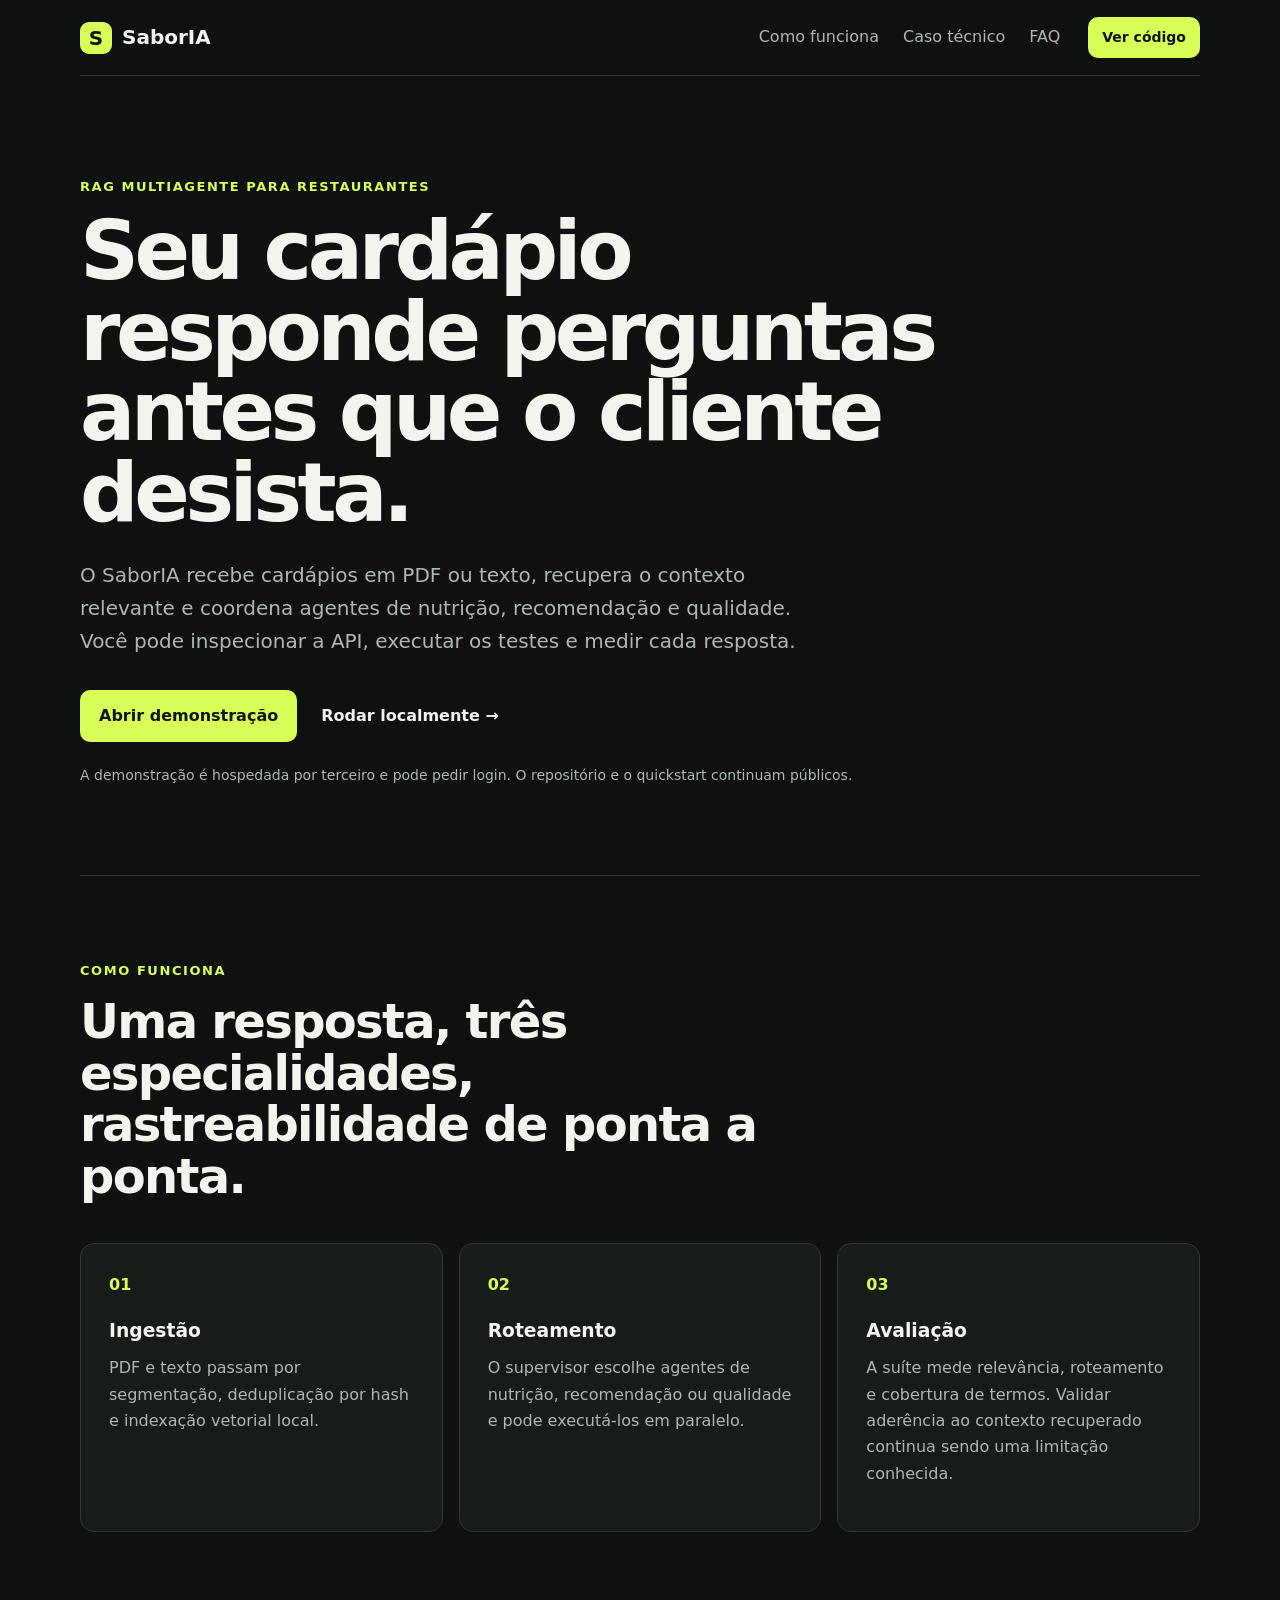
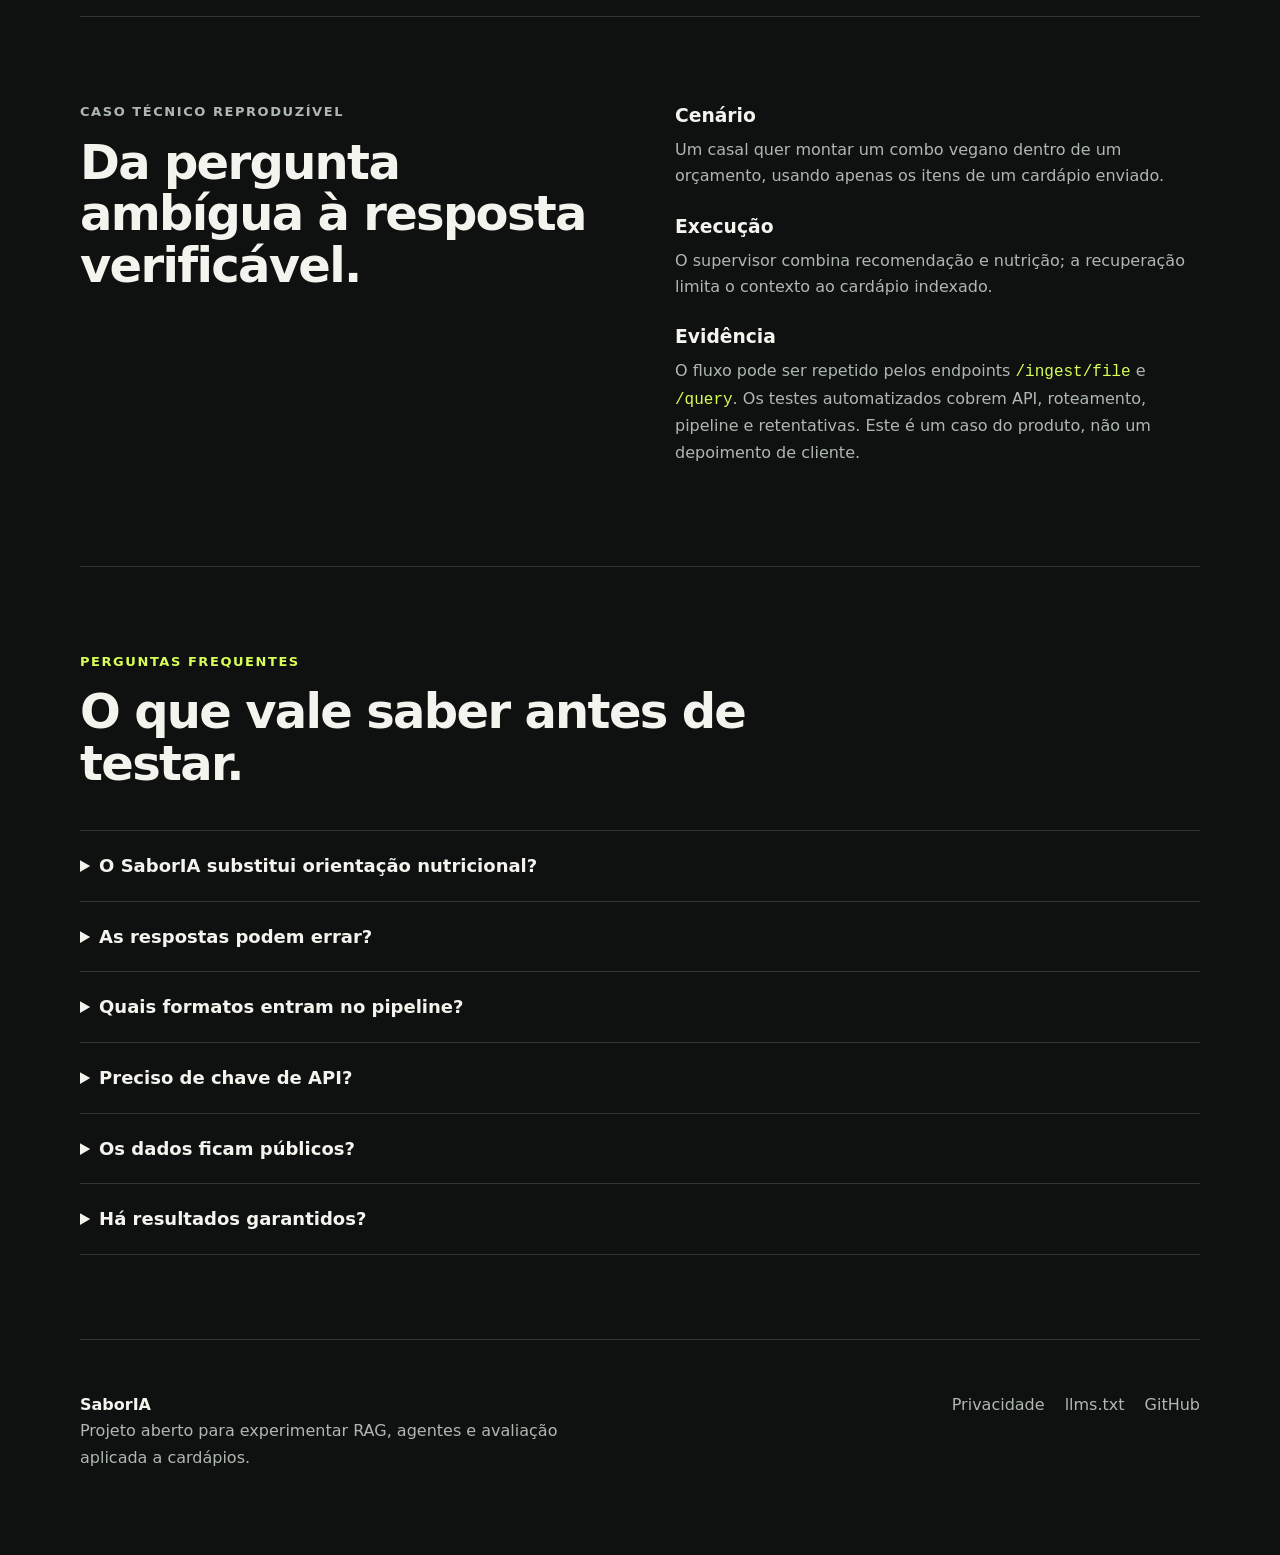
<file: site/index.html>
<!doctype html>
<html lang="pt-BR">
<head>
  <meta charset="utf-8">
  <meta name="viewport" content="width=device-width, initial-scale=1">
  <meta name="description" content="SaborIA analisa cardápios com RAG e agentes especializados, com API, avaliações reproduzíveis e código aberto.">
  <link rel="canonical" href="https://saboria-site.vercel.app/">
  <title>SaborIA | Inteligência aplicada a cardápios</title>
  <link rel="stylesheet" href="styles.css">
</head>
<body>
  <header class="nav">
    <a class="brand" href="#inicio" aria-label="SaborIA, início"><span>S</span>SaborIA</a>
    <nav aria-label="Navegação principal">
      <a href="#como-funciona">Como funciona</a><a href="#caso">Caso técnico</a><a href="#faq">FAQ</a>
    </nav>
    <a class="button small" href="https://github.com/nikolasdehor/SaborIA">Ver código</a>
  </header>

  <main id="inicio">
    <section class="hero">
      <p class="eyebrow">RAG multiagente para restaurantes</p>
      <h1>Seu cardápio responde perguntas antes que o cliente desista.</h1>
      <p class="lead">O SaborIA recebe cardápios em PDF ou texto, recupera o contexto relevante e coordena agentes de nutrição, recomendação e qualidade. Você pode inspecionar a API, executar os testes e medir cada resposta.</p>
      <div class="actions">
        <a class="button" href="https://saboria.streamlit.app">Abrir demonstração</a>
        <a class="text-link" href="https://github.com/nikolasdehor/SaborIA#quickstart">Rodar localmente →</a>
      </div>
      <p class="notice">A demonstração é hospedada por terceiro e pode pedir login. O repositório e o quickstart continuam públicos.</p>
    </section>

    <section id="como-funciona" class="section">
      <p class="eyebrow">Como funciona</p><h2>Uma resposta, três especialidades, rastreabilidade de ponta a ponta.</h2>
      <div class="grid three">
        <article><b>01</b><h3>Ingestão</h3><p>PDF e texto passam por segmentação, deduplicação por hash e indexação vetorial local.</p></article>
        <article><b>02</b><h3>Roteamento</h3><p>O supervisor escolhe agentes de nutrição, recomendação ou qualidade e pode executá-los em paralelo.</p></article>
        <article><b>03</b><h3>Avaliação</h3><p>A suíte mede relevância, roteamento e cobertura de termos. Validar aderência ao contexto recuperado continua sendo uma limitação conhecida.</p></article>
      </div>
    </section>

    <section id="caso" class="section case">
      <div><p class="eyebrow">Caso técnico reproduzível</p><h2>Da pergunta ambígua à resposta verificável.</h2></div>
      <div>
        <h3>Cenário</h3><p>Um casal quer montar um combo vegano dentro de um orçamento, usando apenas os itens de um cardápio enviado.</p>
        <h3>Execução</h3><p>O supervisor combina recomendação e nutrição; a recuperação limita o contexto ao cardápio indexado.</p>
        <h3>Evidência</h3><p>O fluxo pode ser repetido pelos endpoints <code>/ingest/file</code> e <code>/query</code>. Os testes automatizados cobrem API, roteamento, pipeline e retentativas. Este é um caso do produto, não um depoimento de cliente.</p>
      </div>
    </section>

    <section id="faq" class="section">
      <p class="eyebrow">Perguntas frequentes</p><h2>O que vale saber antes de testar.</h2>
      <div class="faq">
        <details><summary>O SaborIA substitui orientação nutricional?</summary><p>Não. Ele organiza informações do cardápio e não substitui diagnóstico ou aconselhamento de um profissional habilitado.</p></details>
        <details><summary>As respostas podem errar?</summary><p>Sim. Modelos generativos podem produzir respostas incorretas. A arquitetura reduz o risco com recuperação de contexto e avaliações, mas revisão humana continua necessária.</p></details>
        <details><summary>Quais formatos entram no pipeline?</summary><p>A implementação atual recebe cardápios em PDF e TXT. Imagens e OCR permanecem no roadmap.</p></details>
        <details><summary>Preciso de chave de API?</summary><p>Sim para os fluxos que chamam modelos e embeddings da OpenAI. A chave fica no ambiente local e não deve ser enviada ao repositório.</p></details>
        <details><summary>Os dados ficam públicos?</summary><p>No demo público, as sessões compartilham uma coleção vetorial persistente e outro visitante pode recuperar conteúdo derivado de uploads anteriores. Use apenas dados não sensíveis. Em instalação própria, o operador controla o índice local; chamadas a provedores de IA seguem as condições desses serviços.</p></details>
        <details><summary>Há resultados garantidos?</summary><p>Não. Qualidade, latência e custo variam conforme cardápio, consulta, modelo e configuração. O projeto fornece uma suíte para medir o seu cenário.</p></details>
      </div>
    </section>
  </main>

  <footer><div><strong>SaborIA</strong><p>Projeto aberto para experimentar RAG, agentes e avaliação aplicada a cardápios.</p></div><div><a href="privacy.html">Privacidade</a><a href="llms.txt">llms.txt</a><a href="https://github.com/nikolasdehor/SaborIA">GitHub</a></div></footer>
</body>
</html>
</file>
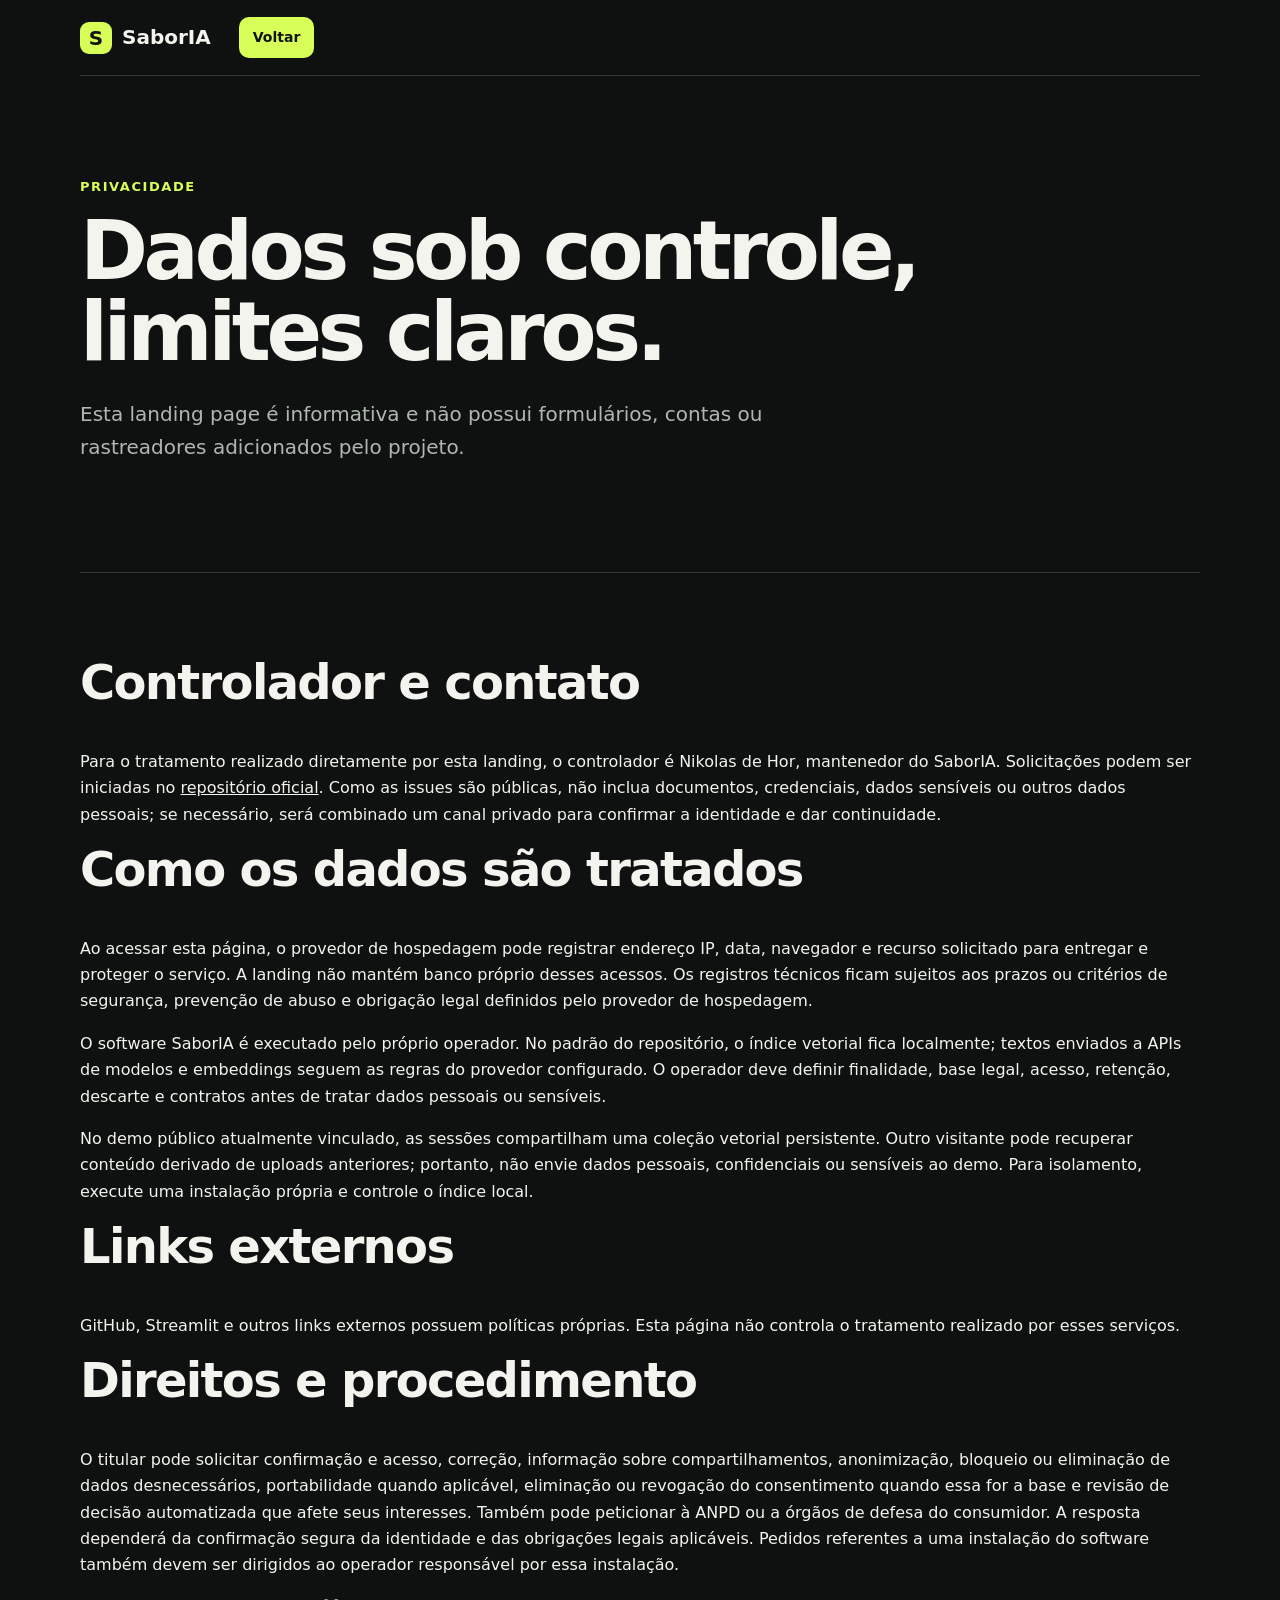
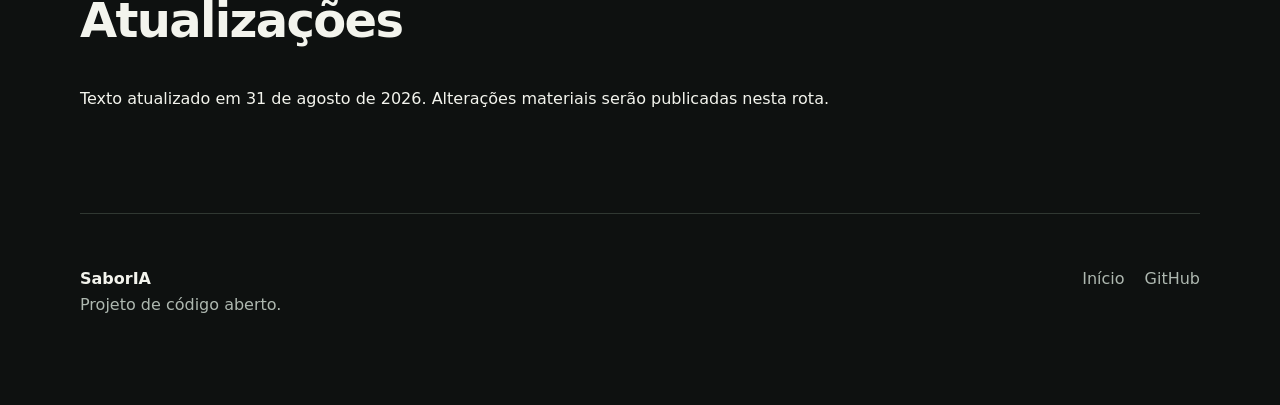
<file: site/privacy.html>
<!doctype html>
<html lang="pt-BR">
  <head>
    <meta charset="utf-8" />
    <meta name="viewport" content="width=device-width, initial-scale=1" />
    <meta
      name="description"
      content="Aviso de privacidade da landing page do SaborIA."
    />
    <link
      rel="canonical"
      href="https://saboria-site.vercel.app/privacy.html"
    />
    <title>Privacidade | SaborIA</title>
    <link rel="stylesheet" href="styles.css" />
  </head>
  <body>
    <header class="nav">
      <a class="brand" href="index.html"><span>S</span>SaborIA</a>
      <a class="button small return-link" href="index.html">Voltar</a>
    </header>
    <main>
      <section class="hero">
        <p class="eyebrow">Privacidade</p>
        <h1>Dados sob controle, limites claros.</h1>
        <p class="lead">
          Esta landing page é informativa e não possui formulários, contas ou
          rastreadores adicionados pelo projeto.
        </p>
      </section>
      <section class="section">
        <h2>Controlador e contato</h2>
        <p>
          Para o tratamento realizado diretamente por esta landing, o
          controlador é Nikolas de Hor, mantenedor do SaborIA. Solicitações podem
          ser iniciadas no
          <a href="https://github.com/nikolasdehor/SaborIA/issues"
            >repositório oficial</a
          >. Como as issues são públicas, não inclua documentos, credenciais,
          dados sensíveis ou outros dados pessoais; se necessário, será combinado
          um canal privado para confirmar a identidade e dar continuidade.
        </p>

        <h2>Como os dados são tratados</h2>
        <p>
          Ao acessar esta página, o provedor de hospedagem pode registrar
          endereço IP, data, navegador e recurso solicitado para entregar e
          proteger o serviço. A landing não mantém banco próprio desses acessos.
          Os registros técnicos ficam sujeitos aos prazos ou critérios de
          segurança, prevenção de abuso e obrigação legal definidos pelo
          provedor de hospedagem.
        </p>
        <p>
          O software SaborIA é executado pelo próprio operador. No padrão do
          repositório, o índice vetorial fica localmente; textos enviados a APIs
          de modelos e embeddings seguem as regras do provedor configurado. O
          operador deve definir finalidade, base legal, acesso, retenção,
          descarte e contratos antes de tratar dados pessoais ou sensíveis.
        </p>
        <p>
          No demo público atualmente vinculado, as sessões compartilham uma
          coleção vetorial persistente. Outro visitante pode recuperar conteúdo
          derivado de uploads anteriores; portanto, não envie dados pessoais,
          confidenciais ou sensíveis ao demo. Para isolamento, execute uma
          instalação própria e controle o índice local.
        </p>

        <h2>Links externos</h2>
        <p>
          GitHub, Streamlit e outros links externos possuem políticas próprias.
          Esta página não controla o tratamento realizado por esses serviços.
        </p>

        <h2>Direitos e procedimento</h2>
        <p>
          O titular pode solicitar confirmação e acesso, correção, informação
          sobre compartilhamentos, anonimização, bloqueio ou eliminação de dados
          desnecessários, portabilidade quando aplicável, eliminação ou revogação
          do consentimento quando essa for a base e revisão de decisão
          automatizada que afete seus interesses. Também pode peticionar à ANPD
          ou a órgãos de defesa do consumidor. A resposta dependerá da
          confirmação segura da identidade e das obrigações legais aplicáveis.
          Pedidos referentes a uma instalação do software também devem ser
          dirigidos ao operador responsável por essa instalação.
        </p>

        <h2>Atualizações</h2>
        <p>
          Texto atualizado em 31 de agosto de 2026. Alterações materiais serão
          publicadas nesta rota.
        </p>
      </section>
    </main>
    <footer>
      <div>
        <strong>SaborIA</strong>
        <p>Projeto de código aberto.</p>
      </div>
      <div>
        <a href="index.html">Início</a>
        <a href="https://github.com/nikolasdehor/SaborIA">GitHub</a>
      </div>
    </footer>
  </body>
</html>
</file>
<file: site/styles.css>
:root{color-scheme:dark;--bg:#0e1110;--panel:#171c19;--ink:#f3f4ed;--muted:#aeb8b0;--accent:#d8ff57;--line:#303832;--max:1120px}*{box-sizing:border-box}html{scroll-behavior:smooth}body{margin:0;background:var(--bg);color:var(--ink);font:16px/1.65 ui-sans-serif,system-ui,-apple-system,BlinkMacSystemFont,"Segoe UI",sans-serif}a{color:inherit}.nav,main,footer{width:min(calc(100% - 40px),var(--max));margin:auto}.nav{min-height:76px;display:flex;align-items:center;gap:28px;border-bottom:1px solid var(--line)}.brand{display:flex;align-items:center;gap:10px;text-decoration:none;font-weight:800;font-size:20px}.brand span{display:grid;place-items:center;width:32px;height:32px;border-radius:9px;background:var(--accent);color:#10140c}.nav nav{display:flex;gap:24px;margin-left:auto}.nav nav a,footer a{text-decoration:none;color:var(--muted)}.nav nav a:hover,footer a:hover{color:var(--ink)}.button{display:inline-flex;justify-content:center;align-items:center;padding:13px 19px;border-radius:10px;background:var(--accent);color:#10140c;font-weight:800;text-decoration:none}.button:hover{background:#e5ff8d}.button.small{padding:9px 14px;font-size:14px}.hero{padding:100px 0 88px;max-width:880px}.eyebrow{margin:0 0 14px;color:var(--accent);font-size:13px;font-weight:800;letter-spacing:.12em;text-transform:uppercase}h1,h2,h3,p{margin-top:0}h1{font-size:clamp(44px,7vw,82px);line-height:.98;letter-spacing:-.055em;margin-bottom:26px}h2{font-size:clamp(30px,4vw,48px);line-height:1.08;letter-spacing:-.035em;max-width:760px}.lead{font-size:20px;color:var(--muted);max-width:760px}.actions{display:flex;align-items:center;gap:24px;margin-top:32px}.text-link{font-weight:750;text-decoration:none}.notice{margin:22px 0 0;color:var(--muted);font-size:14px}.section{padding:84px 0;border-top:1px solid var(--line)}.grid{display:grid;gap:16px;margin-top:38px}.three{grid-template-columns:repeat(3,1fr)}article{padding:28px;border:1px solid var(--line);border-radius:14px;background:var(--panel)}article b{color:var(--accent)}article h3{margin:18px 0 8px}article p,.case p,.faq p,footer p{color:var(--muted)}.case{display:grid;grid-template-columns:1fr 1fr;gap:70px}.case h3{margin:22px 0 5px}.case h3:first-child{margin-top:0}code{color:var(--accent)}.faq{margin-top:34px;border-top:1px solid var(--line)}details{border-bottom:1px solid var(--line);padding:20px 0}summary{cursor:pointer;font-size:18px;font-weight:750}details p{margin:12px 0 0;max-width:780px}footer{display:flex;justify-content:space-between;gap:40px;padding:52px 0 70px;border-top:1px solid var(--line)}footer p{max-width:500px}footer div:last-child{display:flex;gap:20px;align-items:flex-start}@media(prefers-reduced-motion:reduce){html{scroll-behavior:auto}}@media(max-width:760px){.nav{min-height:66px}.nav nav{display:none}.nav .button{margin-left:auto}.hero{padding:70px 0 64px}h1{font-size:46px}.lead{font-size:18px}.section{padding:64px 0}.three,.case{grid-template-columns:1fr}.case{gap:24px}.actions,footer{align-items:flex-start;flex-direction:column}.actions{gap:16px}footer div:last-child{flex-wrap:wrap}}@media(max-width:420px){.nav,main,footer{width:min(calc(100% - 28px),var(--max))}.nav .button{display:none}h1{font-size:40px}article{padding:22px}.button{width:100%}.nav .button.return-link{display:inline-flex;min-height:44px}.button.return-link{width:auto}}
</file>
